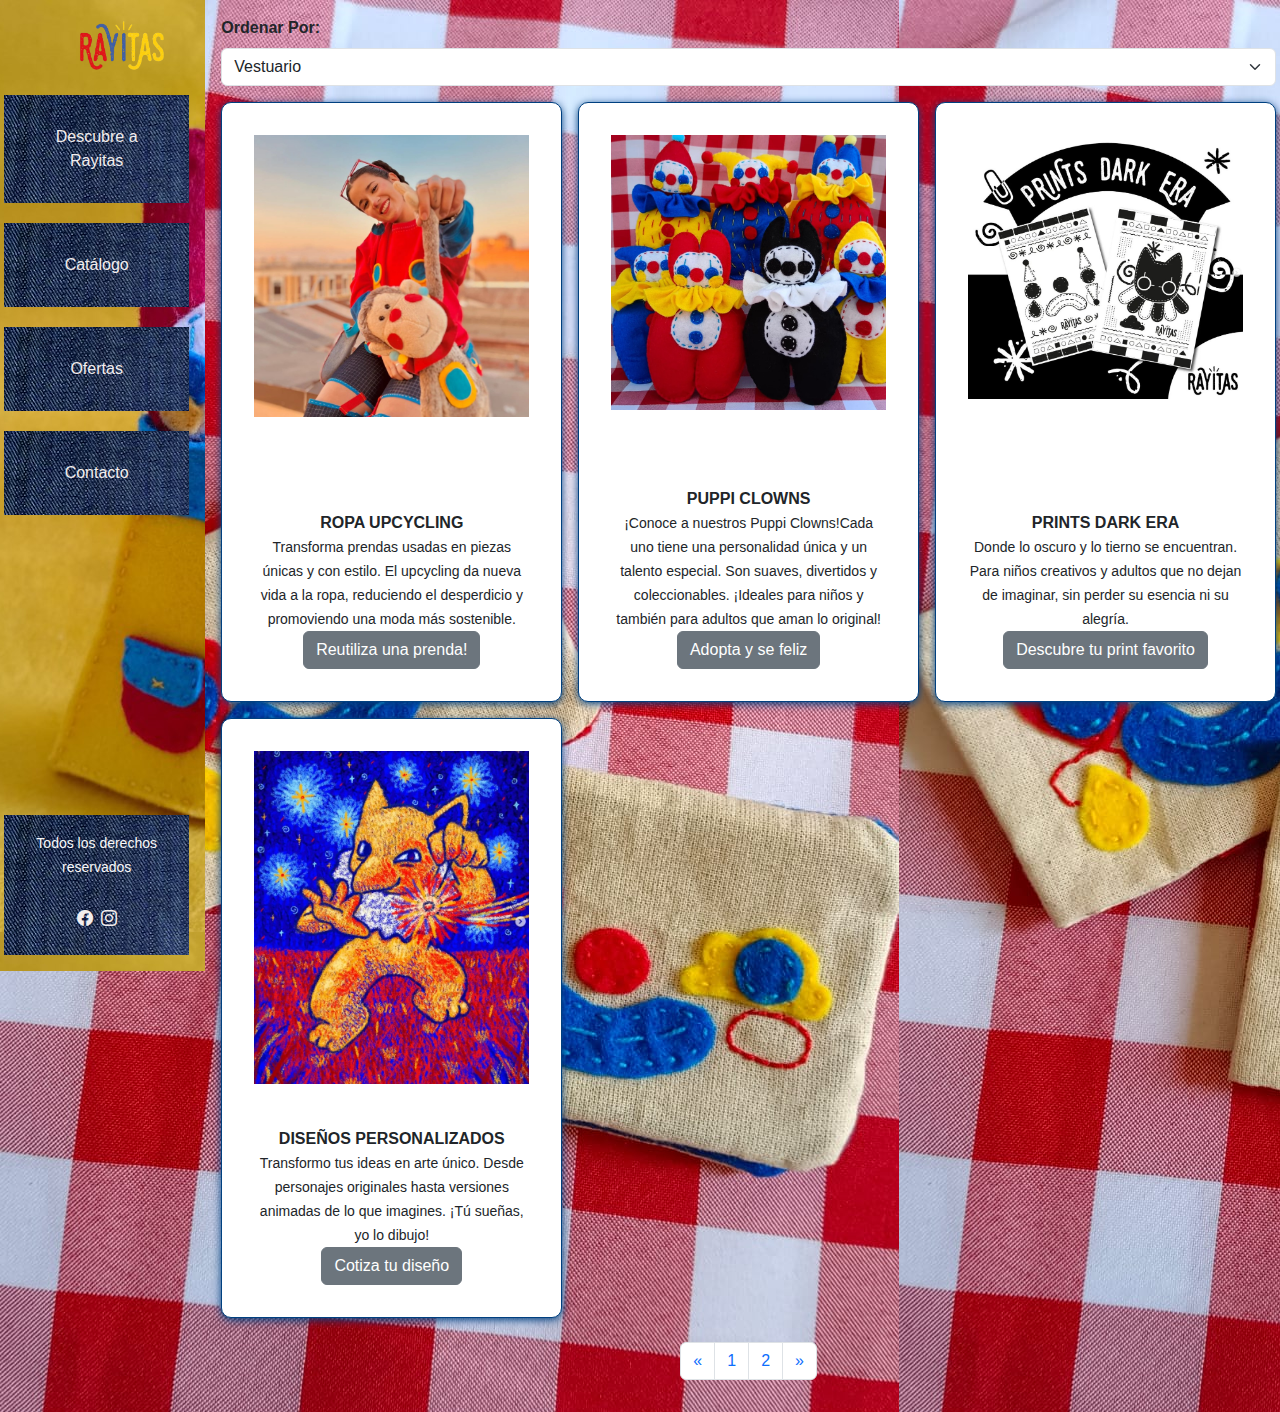
<file: index.html>
<!DOCTYPE html>
<html lang="es">
<head>
  <meta charset="UTF-8" />
  <meta name="viewport" content="width=device-width, initial-scale=1.0"/>
  <title>RAYITAS</title>
  <link href="https://cdn.jsdelivr.net/npm/bootstrap@5.3.0/dist/css/bootstrap.min.css" rel="stylesheet"/>
  <link href="https://cdn.jsdelivr.net/npm/bootstrap-icons@1.10.5/font/bootstrap-icons.css" rel="stylesheet">
  <link rel="stylesheet" href="./assets/css/style.css"/>
</head>
<body>

<div class="topbar d-md-none d-flex justify-content-between align-items-center px-3">
  <img src="./assets/img/image-removebg-preview.png" alt="Subaru" class="logo-topbar" style="height: 40px;">

</div>
    <div class="row">
      <div class="col-md-2 sidebar d-none d-md-block">
        <img src="./assets/img/image-removebg-preview.png" class="logo"></i>
        <a class="catalogo" href="#">Descubre a Rayitas</a>
        <a class="catalogo" href="#">Catálogo</a>
        <a class="catalogo" href="#">Ofertas</a>
        <a class="catalogo" href="#">Contacto</a>

        <div class="footer">
  <small>Todos los derechos reservados</small>
  <div class="d-flex gap-2 justify-content-center mt-2">
    <a href="https://www.facebook.com/tu-pagina" target="_blank" rel="noopener noreferrer">
      <i class="bi bi-facebook"></i>
    </a>
    <a href="https://www.instagram.com/rayitas.cl/" target="_blank" rel="noopener noreferrer">
      <i class="bi bi-instagram"></i>
    </a>
  </div>
</div>
      </div>
      <div class="col-md-10 p-3">
        <div class="mb-3">
          <label for="ordenar" class="form-label"> <strong>Ordenar Por:</strong></label>
          <select class="form-select" id="ordenar">
            <option>Vestuario</option>
            <option>Peluches</option>
            <option>Manualidades</option>
            <option>Decoracion</option>
            <option>Diseño y arte</option>
          </select>
        </div>
       <div class="grid-container">

  <div class="card">
    <img src="./assets/img/ropita.jpg" alt="City Car">
    <article>
    <strong>ROPA UPCYCLING</strong>
     <p>
    <small>Transforma prendas usadas en piezas únicas y con estilo. El upcycling da nueva vida a la ropa, reduciendo el desperdicio y promoviendo una moda más sostenible.</small>
    </p>
    <a href="#" class="btn btn-secondary">Reutiliza una prenda!</a>
  </article>
 </div>

  <div class="card">
    <img src="./assets/img/puppi.jpg" alt="City Car">
    <article>
    <strong>PUPPI CLOWNS</strong>
     <p>
  <small> ¡Conoce a nuestros Puppi Clowns!Cada uno tiene una personalidad única y un talento especial. Son suaves, divertidos y coleccionables. ¡Ideales para niños y también para adultos que aman lo original!</small>
       </p>
     <p>
    <a href="#" class="btn btn-secondary">Adopta y se feliz</a>
    </article>
  </div>

  <div class="card">
    <img src="./assets/img/darck.jpg" alt="City Car">
    <article>
      <strong>PRINTS DARK ERA</strong>
     <p>
   <small>Donde lo oscuro y lo tierno se encuentran. Para niños creativos y adultos que no dejan de imaginar, sin perder su esencia ni su alegría. </small>
    </p>
    <a href="#" class="btn btn-secondary">Descubre tu print favorito</a>
      </article>
  </div>

  <div class="card">
    <img src="./assets/img/card3.jpg" alt="City Car">
    <article>
        <strong>DISEÑOS PERSONALIZADOS</strong>
    <p>
    <small>Transformo tus ideas en arte único. Desde personajes originales hasta versiones animadas de lo que imagines. ¡Tú sueñas, yo lo dibujo!</small>
       </p>

    <a href="#" class="btn btn-secondary">Cotiza tu diseño</a>
    </article>
  </div>
</div>
        <nav class="mt-4">
          <ul class="pagination justify-content-center">
            <li class="page-item"><a class="page-link" href="./index.html">«</a></li>
            <li class="page-item"><a class="page-link" href="./index.html">1</a></li>
            <li class="page-item"><a class="page-link" href="./pagina2.html">2</a></li>
            <li class="page-item"><a class="page-link" href="./pagina2.html">»</a></li>
          </ul>
        </nav>
      </div>
    </div>
  </div>
  <footer>
  <div class="footer d-md-none">
    <p>Todos los derechos reservados</p>
    <div class="d-flex justify-content-center gap-2">
     <a href="https://www.facebook.com/tu-pagina" target="_blank" rel="noopener noreferrer">
      <i class="bi bi-facebook"></i>
      <a href="https://www.instagram.com/rayitas.cl/" target="_blank">
      <i class="bi bi-instagram"></i>
      </a>
    </div>
  </div>
  </footer>
  <script src="https://cdn.jsdelivr.net/npm/bootstrap@5.3.3/dist/js/bootstrap.bundle.min.js"></script>
</body>
</html>
</file>
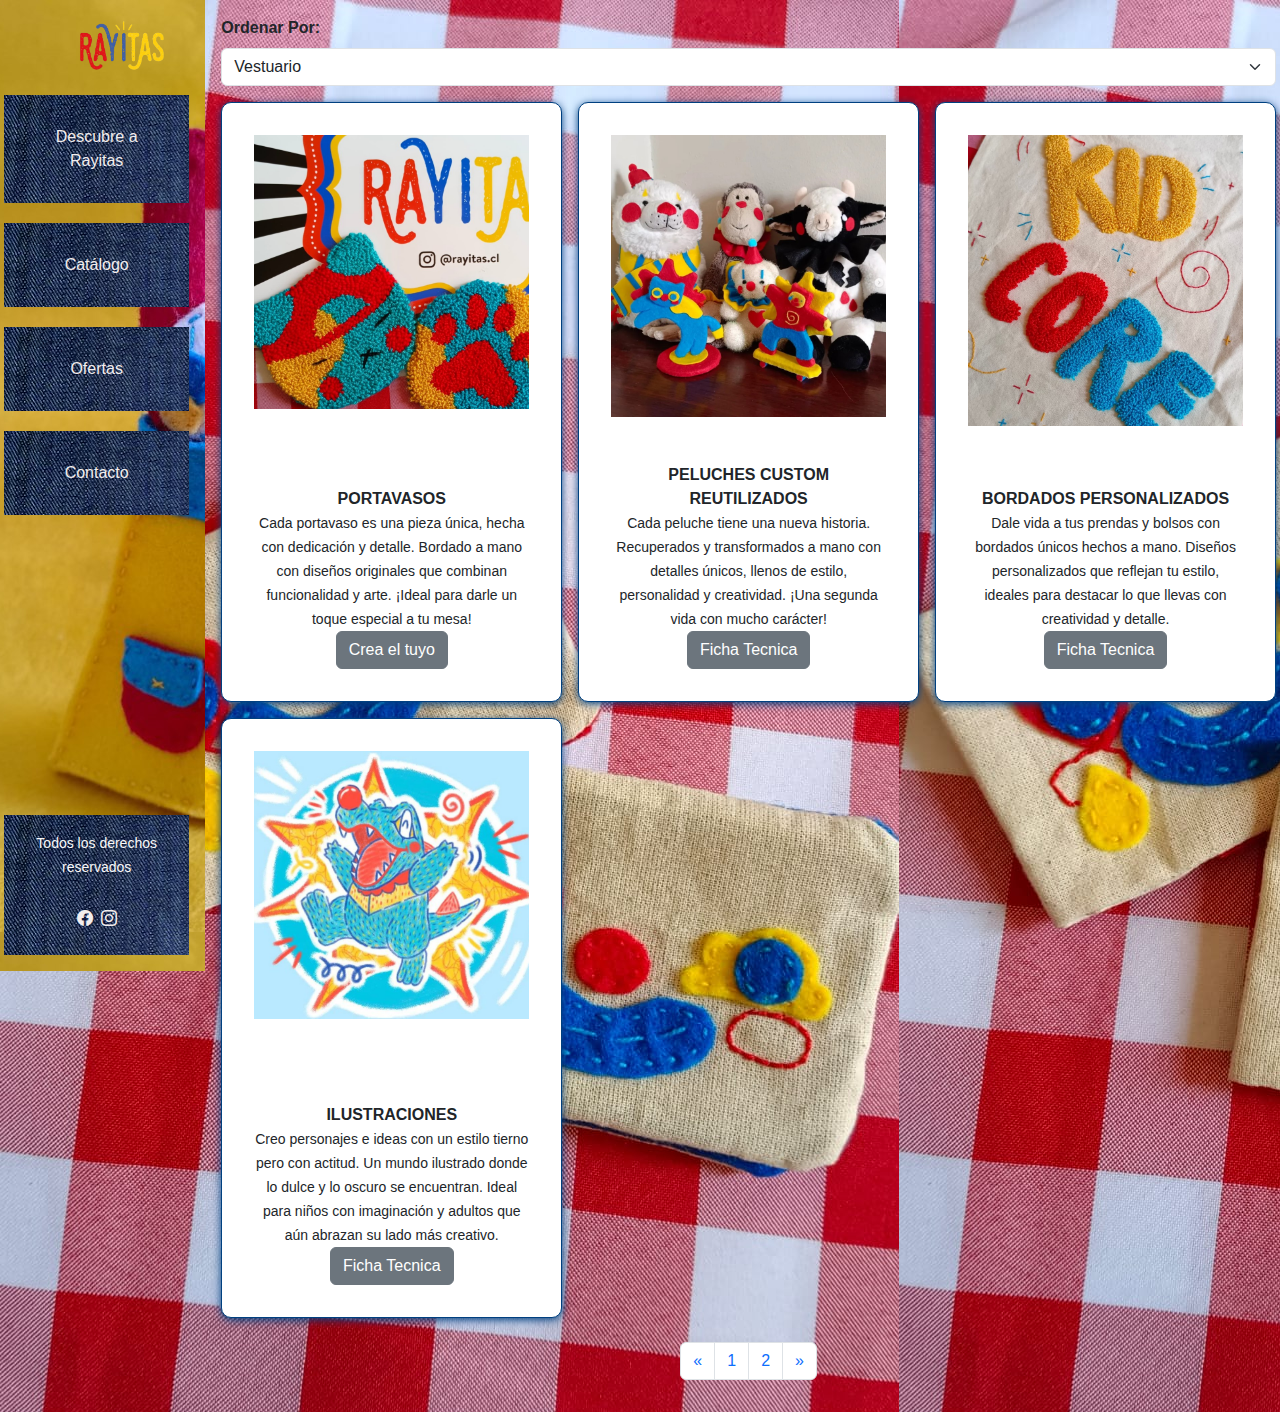
<file: pagina2.html>
<!DOCTYPE html>
<html lang="es">
<head>
  <meta charset="UTF-8" />
  <meta name="viewport" content="width=device-width, initial-scale=1.0"/>
  <title>RAYITAS</title>
  <link href="https://cdn.jsdelivr.net/npm/bootstrap@5.3.0/dist/css/bootstrap.min.css" rel="stylesheet"/>
  <link href="https://cdn.jsdelivr.net/npm/bootstrap-icons@1.10.5/font/bootstrap-icons.css" rel="stylesheet">
  <link rel="stylesheet" href="./assets/css/style.css"/>
</head>
<body>

<div class="topbar d-md-none d-flex justify-content-between align-items-center px-3">
  <img src="./assets/img/image-removebg-preview.png" alt="Subaru" class="logo-topbar" style="height: 40px;">

</div>
    <div class="row">
      <div class="col-md-2 sidebar d-none d-md-block">
        <img src="./assets/img/image-removebg-preview.png" class="logo"></i>
        <a class="catalogo" href="#">Descubre a Rayitas</a>
        <a class="catalogo" href="#">Catálogo</a>
        <a class="catalogo" href="#">Ofertas</a>
        <a class="catalogo" href="#">Contacto</a>

        <div class="footer">
  <small>Todos los derechos reservados</small>
  <div class="d-flex gap-2 justify-content-center mt-2">
    <a href="https://www.facebook.com/tu-pagina" target="_blank" rel="noopener noreferrer">
      <i class="bi bi-facebook"></i>
    </a>
    <a href="https://www.instagram.com/rayitas.cl/" target="_blank" rel="noopener noreferrer">
      <i class="bi bi-instagram"></i>
    </a>
  </div>
</div>
      </div>
      <div class="col-md-10 p-3">
        <div class="mb-3">
          <label for="ordenar" class="form-label"> <strong>Ordenar Por:</strong></label>
          <select class="form-select" id="ordenar">
           <option>Vestuario</option>
            <option>Peluches</option>
            <option>Manualidades</option>
            <option>Decoracion</option>
            <option>Diseño y arte</option>
          </select>
        </div>
       <div class="grid-container">

  <div class="card">
    <img src="./assets/img/portavaso.jpg" alt="City Car">
    <article>
    <strong>PORTAVASOS</strong>
    <p>
    <small>Cada portavaso es una pieza única, hecha con dedicación y detalle. Bordado a mano con diseños originales que combinan funcionalidad y arte. ¡Ideal para darle un toque especial a tu mesa!</small>
       </p>
    <a href="#" class="btn btn-secondary">Crea el tuyo</a>
  </article>
 </div>

  <div class="card">
    <img src="./assets/img/peluches.jpg" alt="City Car">
    <article>
    <strong>PELUCHES CUSTOM REUTILIZADOS</strong>
     <p>
    <small>Cada peluche tiene una nueva historia. Recuperados y transformados a mano con detalles únicos, llenos de estilo, personalidad y creatividad. ¡Una segunda vida con mucho carácter!</small>
       </p>
    <a href="#" class="btn btn-secondary">Ficha Tecnica</a>
    </article>
  </div>

  <div class="card">
    <img src="./assets/img/kid.jpg" alt="City Car">
    <article>
        <strong>BORDADOS PERSONALIZADOS</strong>
    <p>
  <small>Dale vida a tus prendas y bolsos con bordados únicos hechos a mano. Diseños personalizados que reflejan tu estilo, ideales para destacar lo que llevas con creatividad y detalle.</small>
       </p>
    <a href="#" class="btn btn-secondary">Ficha Tecnica</a>
    </article>
  </div>
  <div class="card">
    <img src="./assets/img/animac.jpg" alt="City Car">
    <article>
        <strong>ILUSTRACIONES</strong>
    <p>
    <small>Creo personajes e ideas con un estilo tierno pero con actitud. Un mundo ilustrado donde lo dulce y lo oscuro se encuentran. Ideal para niños con imaginación y adultos que aún abrazan su lado más creativo.</small>
       </p>
    <a href="#" class="btn btn-secondary">Ficha Tecnica</a>
    </article>
  </div>
</div>
        <nav class="mt-4">
          <ul class="pagination justify-content-center">
            <li class="page-item"><a class="page-link" href="./index.html">«</a></li>
            <li class="page-item"><a class="page-link" href="./index.html">1</a></li>
            <li class="page-item"><a class="page-link" href="./pagina2.html">2</a></li>
            <li class="page-item"><a class="page-link" href="./pagina2.html">»</a></li>
          </ul>
        </nav>
      </div>
    </div>
  </div>
   <footer>
  <div class="footer d-md-none">
    <p>Todos los derechos reservados</p>
    <div class="d-flex justify-content-center gap-2">
     <a href="https://www.facebook.com/tu-pagina" target="_blank" rel="noopener noreferrer">
      <i class="bi bi-facebook"></i>
      <a href="https://www.instagram.com/rayitas.cl/" target="_blank">
      <i class="bi bi-instagram"></i>
      </a>
    </div>
  </div>
  </footer>
  <script src="https://cdn.jsdelivr.net/npm/bootstrap@5.3.3/dist/js/bootstrap.bundle.min.js"></script>
</body>
</html>
</file>
<file: assets/css/style.css>
html, body {
  height: 100%;
  margin: 0;
  padding: 0;
  font-family: Arial, sans-serif;
  background-image: url(/assets/img/fondo.jpeg);
  }
.sidebar {
  color: rgb(255, 255, 255);
  height: 100%;
  padding: 1rem;
  background-image: url(/assets/img/fono11.jpg);
  overflow: auto;
  position: relative
}
.sidebar a {
  color: rgb(243, 238, 238);
  display: block;
  margin: 0.5rem 0;
  text-decoration: none;
  margin-top: 20px;
  text-align: center;
}

/*mobile */
.topbar {
  display: flex;
  justify-content: space-between;
  align-items: center;
  background-color: #ffffff;
  color: rgb(255, 255, 255);
  padding: 0.5rem 1rem;
}

@media (min-width: 768px) {
  .topbar {
    display: none;
  }
}

/* Footer para mobile */
.footer {
  background-image: url(/assets/img/fonod.jpg);
  color: rgb(248, 248, 248);
  text-align: center;
  padding: 1rem;
  margin-top: 300px;
  
}

.grid-container {
  display: grid;
  grid-template-columns: repeat(auto-fit, minmax(300px, 1fr));
  gap: 1rem;
}

.card {
  height: 600px;
  background-repeat: no-repeat;
  background-position: center;
  background-size: cover;
  border: 1px solid #004080;
  border-radius: 12px;
  text-align: center;
  padding: 2rem;
  box-shadow: 0 2px 8px #004080;
  display: flex;
  flex-direction: column;
  justify-content: space-between;
}

.card img {
  max-width: 100%;
  height: auto;
  margin-bottom: 1rem;
}

.logo {
    height: auto;
max-width: 50%;
margin-left: 70px;
}
.boton {
    height: auto;
max-width: 100%;
}

p {
  margin-top: 0;
  margin-bottom: 0px;
}
 .catalogo {
    display: inline-block;
    padding: 30px;
   background-image: url(/assets/img/fonod.jpg);
  }

.card {
  transition: transform 0.3s ease, box-shadow 0.3s ease;
  border-radius: 10px;
}

.card:hover {
  transform: scale(1.03);
  box-shadow: 0 10px 20px rgba(255, 255, 255, 0.2);
}
</file>
